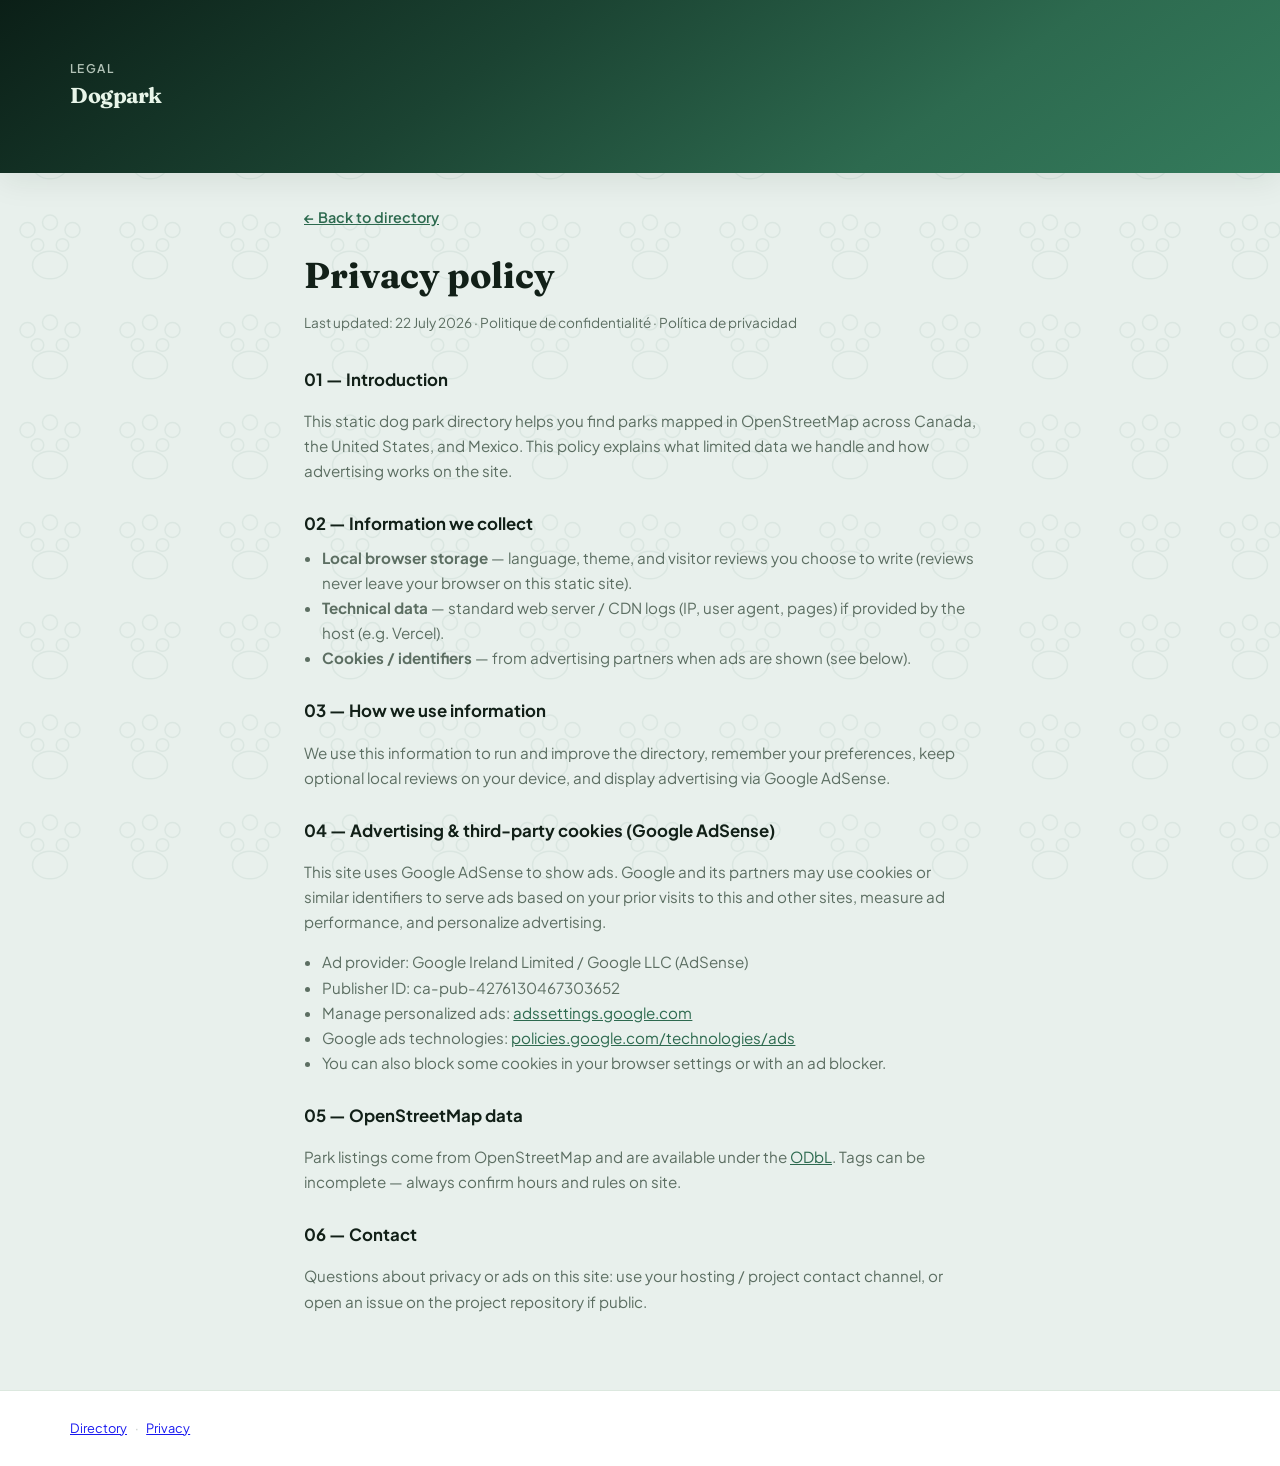
<file: site/privacy.html>
<!DOCTYPE html>
<html lang="en-CA">
  <head>
    <meta charset="utf-8" />
    <meta name="viewport" content="width=device-width, initial-scale=1" />
    <meta name="color-scheme" content="light dark" />
    <meta name="theme-color" content="#1b4332" />
    <meta name="google-adsense-account" content="ca-pub-4276130467303652" />
    <script
      async
      src="https://pagead2.googlesyndication.com/pagead/js/adsbygoogle.js?client=ca-pub-4276130467303652"
      crossorigin="anonymous"
    ></script>
    <title>Privacy policy — Dog parks in North America</title>
    <meta
      name="description"
      content="Privacy policy and advertising disclosure for the Dogpark OpenStreetMap dog park directory."
    />
    <link rel="preconnect" href="https://fonts.googleapis.com" />
    <link rel="preconnect" href="https://fonts.gstatic.com" crossorigin />
    <link
      href="https://fonts.googleapis.com/css2?family=Fraunces:ital,opsz,wght@0,9..144,600;0,9..144,700;1,9..144,600&family=Plus+Jakarta+Sans:wght@400;500;600;700&display=swap"
      rel="stylesheet"
    />
    <link rel="icon" href="icon.svg" type="image/svg+xml" />
    <link rel="stylesheet" href="styles.css" />
    <style>
      .legal-page {
        max-width: 42rem;
        margin: 0 auto;
        padding: 2rem 0 3rem;
      }
      .legal-page h1 {
        font-family: var(--font-display, Fraunces, Georgia, serif);
        font-size: clamp(1.75rem, 4vw, 2.25rem);
        margin: 0 0 0.5rem;
        color: var(--ink);
      }
      .legal-page .legal-meta {
        font-size: 0.85rem;
        color: var(--muted);
        margin: 0 0 2rem;
      }
      .legal-page section {
        margin-bottom: 1.75rem;
      }
      .legal-page h2 {
        font-size: 1.05rem;
        margin: 0 0 0.5rem;
        color: var(--ink);
      }
      .legal-page p,
      .legal-page li {
        font-size: 0.95rem;
        line-height: 1.65;
        color: var(--muted);
      }
      .legal-page ul {
        margin: 0.5rem 0 0;
        padding-left: 1.15rem;
      }
      .legal-page a {
        color: var(--accent-mid, #2d6a4f);
      }
      .legal-back {
        display: inline-block;
        margin-bottom: 1.25rem;
        font-size: 0.9rem;
        font-weight: 600;
      }
    </style>
  </head>
  <body>
    <a class="skip-link" href="#legal-main">Skip to main content</a>
    <header class="site-header">
      <div class="wrap site-header__inner" style="padding-block: 1.25rem">
        <div class="site-header__top">
          <div class="site-header__intro">
            <p class="site-header__eyebrow">Legal</p>
            <h1 style="font-size: 1.35rem; margin: 0">Dogpark</h1>
          </div>
        </div>
      </div>
    </header>

    <main class="wrap legal-page" id="legal-main">
      <a class="legal-back" href="./">← Back to directory</a>
      <h1>Privacy policy</h1>
      <p class="legal-meta">Last updated: 22 July 2026 · Politique de confidentialité · Política de privacidad</p>

      <section>
        <h2>01 — Introduction</h2>
        <p>
          This static dog park directory helps you find parks mapped in OpenStreetMap across Canada, the
          United States, and Mexico. This policy explains what limited data we handle and how advertising
          works on the site.
        </p>
      </section>

      <section>
        <h2>02 — Information we collect</h2>
        <ul>
          <li>
            <strong>Local browser storage</strong> — language, theme, and visitor reviews you choose to
            write (reviews never leave your browser on this static site).
          </li>
          <li>
            <strong>Technical data</strong> — standard web server / CDN logs (IP, user agent, pages) if
            provided by the host (e.g. Vercel).
          </li>
          <li>
            <strong>Cookies / identifiers</strong> — from advertising partners when ads are shown (see
            below).
          </li>
        </ul>
      </section>

      <section>
        <h2>03 — How we use information</h2>
        <p>
          We use this information to run and improve the directory, remember your preferences, keep
          optional local reviews on your device, and display advertising via Google AdSense.
        </p>
      </section>

      <section>
        <h2>04 — Advertising &amp; third-party cookies (Google AdSense)</h2>
        <p>
          This site uses Google AdSense to show ads. Google and its partners may use cookies or similar
          identifiers to serve ads based on your prior visits to this and other sites, measure ad
          performance, and personalize advertising.
        </p>
        <ul>
          <li>Ad provider: Google Ireland Limited / Google LLC (AdSense)</li>
          <li>Publisher ID: ca-pub-4276130467303652</li>
          <li>
            Manage personalized ads:
            <a href="https://adssettings.google.com" rel="noopener noreferrer" target="_blank"
              >adssettings.google.com</a
            >
          </li>
          <li>
            Google ads technologies:
            <a href="https://policies.google.com/technologies/ads" rel="noopener noreferrer" target="_blank"
              >policies.google.com/technologies/ads</a
            >
          </li>
          <li>You can also block some cookies in your browser settings or with an ad blocker.</li>
        </ul>
      </section>

      <section>
        <h2>05 — OpenStreetMap data</h2>
        <p>
          Park listings come from OpenStreetMap and are available under the
          <a href="https://www.openstreetmap.org/copyright" rel="noopener noreferrer" target="_blank"
            >ODbL</a
          >. Tags can be incomplete — always confirm hours and rules on site.
        </p>
      </section>

      <section>
        <h2>06 — Contact</h2>
        <p>
          Questions about privacy or ads on this site: use your hosting / project contact channel, or
          open an issue on the project repository if public.
        </p>
      </section>
    </main>

    <footer class="site-footer">
      <div class="wrap site-footer__inner">
        <p class="site-footer__disclaimer">
          <a href="./">Directory</a>
          <span class="site-footer__sep">·</span>
          <a href="privacy.html">Privacy</a>
        </p>
      </div>
    </footer>
  </body>
</html>
</file>
<file: site/styles.css>
:root {
  --bg: #e8f0ec;
  --bg-warm: #f4f7f5;
  --surface: #ffffff;
  --surface-elevated: #fafdfb;
  --ink: #122018;
  --ink-soft: #3d5246;
  --muted: #5c6e62;
  --border: #c5d4c8;
  --border-soft: #dce8df;
  --accent: #1b4332;
  --accent-mid: #2d6a4f;
  --accent-bright: #40916c;
  --accent-glow: #74c69d;
  --warm: #bc6c25;
  --warm-soft: #ddb892;
  --radius: 14px;
  --radius-sm: 10px;
  --shadow: 0 1px 3px rgba(18, 32, 24, 0.06);
  --shadow-md: 0 8px 30px rgba(18, 32, 24, 0.08);
  --shadow-lg: 0 20px 50px rgba(18, 32, 24, 0.12);
  --font: "Plus Jakarta Sans", system-ui, -apple-system, sans-serif;
  --font-display: "Fraunces", Georgia, "Times New Roman", serif;
  --map-marker-stroke: #1b4332;
  --map-marker-fill: #52b788;
  font-family: var(--font);
  line-height: 1.55;
  color: var(--ink);
  background: var(--bg);
  color-scheme: light;
  -webkit-font-smoothing: antialiased;
}

[data-theme="dark"] {
  color-scheme: dark;
  --bg: #0f1612;
  --bg-warm: #141c17;
  --surface: #1a2420;
  --surface-elevated: #1e2a24;
  --ink: #e8f0ec;
  --ink-soft: #b8cfc4;
  --muted: #8aa89a;
  --border: #2d3d35;
  --border-soft: #243029;
  --accent: #95e1b6;
  --accent-mid: #74c69d;
  --accent-bright: #52b788;
  --accent-glow: #b7f0cb;
  --warm: #e9a067;
  --warm-soft: #d4a574;
  --shadow: 0 1px 3px rgba(0, 0, 0, 0.35);
  --shadow-md: 0 8px 30px rgba(0, 0, 0, 0.45);
  --shadow-lg: 0 20px 50px rgba(0, 0, 0, 0.5);
  --map-marker-stroke: #d8f5e4;
  --map-marker-fill: #40916c;
}

*,
*::before,
*::after {
  box-sizing: border-box;
}

body {
  margin: 0;
  min-height: 100vh;
  display: flex;
  flex-direction: column;
  position: relative;
}

.visually-hidden {
  position: absolute;
  width: 1px;
  height: 1px;
  padding: 0;
  margin: -1px;
  overflow: hidden;
  clip: rect(0, 0, 0, 0);
  white-space: nowrap;
  border: 0;
}

.skip-link {
  position: absolute;
  top: 0.5rem;
  left: 0.5rem;
  z-index: 100;
  padding: 0.6rem 1rem;
  background: var(--surface-elevated);
  color: var(--accent);
  font-weight: 600;
  font-size: 0.9rem;
  border-radius: var(--radius-sm);
  border: 2px solid var(--accent-bright);
  text-decoration: none;
  transform: translateY(-120%);
  transition: transform 0.15s ease;
}

.skip-link:focus {
  transform: translateY(0);
  outline: none;
}

/* Subtle paw texture (single SVG tile, very light) */
body::before {
  content: "";
  position: fixed;
  inset: 0;
  pointer-events: none;
  z-index: -1;
  opacity: 0.14;
  background-image: url("data:image/svg+xml,%3Csvg xmlns='http://www.w3.org/2000/svg' viewBox='0 0 80 80' width='80' height='80'%3E%3Cg fill='none' stroke='%232d6a4f' stroke-width='1.2' opacity='0.5'%3E%3Cellipse cx='40' cy='52' rx='14' ry='11'/%3E%3Ccircle cx='22' cy='24' r='6'/%3E%3Ccircle cx='40' cy='18' r='6'/%3E%3Ccircle cx='58' cy='24' r='6'/%3E%3Ccircle cx='30' cy='36' r='5'/%3E%3Ccircle cx='50' cy='36' r='5'/%3E%3C/g%3E%3C/svg%3E");
  background-size: 100px 100px;
}

[data-theme="dark"] body::before {
  opacity: 0.09;
  background-image: url("data:image/svg+xml,%3Csvg xmlns='http://www.w3.org/2000/svg' viewBox='0 0 80 80' width='80' height='80'%3E%3Cg fill='none' stroke='%2395e1b6' stroke-width='1.2' opacity='0.35'%3E%3Cellipse cx='40' cy='52' rx='14' ry='11'/%3E%3Ccircle cx='22' cy='24' r='6'/%3E%3Ccircle cx='40' cy='18' r='6'/%3E%3Ccircle cx='58' cy='24' r='6'/%3E%3Ccircle cx='30' cy='36' r='5'/%3E%3Ccircle cx='50' cy='36' r='5'/%3E%3C/g%3E%3C/svg%3E");
}

.wrap {
  width: min(1180px, 94vw);
  margin-inline: auto;
  padding-inline: 1.25rem;
}

/* —— Header —— */
.site-header {
  position: relative;
  color: #e8f5e9;
  padding: 2.5rem 0 2.75rem;
  overflow: hidden;
  background: linear-gradient(145deg, #0b1f17 0%, #1b4332 38%, #2d6a4f 72%, #347b5c 100%);
  box-shadow: var(--shadow-md);
}

.site-header__glow {
  position: absolute;
  inset: -40% 50% 20% -20%;
  background: radial-gradient(ellipse, rgba(116, 198, 157, 0.35) 0%, transparent 65%);
  pointer-events: none;
}

.site-header__inner {
  position: relative;
  z-index: 2;
  padding-top: 0.15rem;
}

[data-theme="dark"] .site-header {
  background: linear-gradient(145deg, #050a08 0%, #0f1f18 40%, #1a3d2e 78%, #245a44 100%);
}

.site-header__prefs {
  position: absolute;
  top: 0;
  right: 0;
  z-index: 4;
  display: flex;
  flex-wrap: wrap;
  justify-content: flex-end;
  align-items: center;
  gap: 0.55rem 0.75rem;
  max-width: min(100% - 1rem, 26rem);
}

.pref-group {
  display: inline-flex;
  align-items: center;
  gap: 0.15rem;
  padding: 0.18rem;
  border-radius: var(--radius-sm);
  background: rgba(0, 0, 0, 0.14);
  border: 1px solid rgba(255, 255, 255, 0.22);
}

.pref-btn {
  margin: 0;
  padding: 0.32rem 0.5rem;
  font: inherit;
  font-size: 0.72rem;
  font-weight: 700;
  letter-spacing: 0.04em;
  line-height: 1.2;
  border: none;
  border-radius: 6px;
  background: transparent;
  color: rgba(255, 255, 255, 0.88);
  cursor: pointer;
  transition: background 0.12s ease, color 0.12s ease;
}

.pref-btn:hover {
  color: #fff;
  background: rgba(255, 255, 255, 0.12);
}

.pref-btn:focus-visible {
  outline: 2px solid var(--accent-glow);
  outline-offset: 2px;
}

.pref-btn--active {
  background: rgba(255, 255, 255, 0.22);
  color: #fff;
}

.pref-group--theme .pref-btn {
  font-weight: 600;
  font-size: 0.7rem;
  letter-spacing: 0.02em;
}

/* —— Dog-themed decorations (inline SVG, no external assets) —— */
.dog-decor-layer {
  pointer-events: none;
}

.dog-decor-layer--header {
  position: absolute;
  inset: 0;
  z-index: 1;
  overflow: hidden;
}

.dog-decor-layer--header .dog-decor {
  position: absolute;
  color: rgba(255, 252, 240, 0.42);
}

.dog-decor-layer--header .dog-decor svg {
  display: block;
  filter: drop-shadow(0 2px 8px rgba(0, 0, 0, 0.12));
}

.dog-decor--bowl {
  right: 4%;
  top: 8%;
  transform: rotate(-10deg);
  opacity: 0.95;
}

.dog-decor--bone {
  right: 14%;
  bottom: 10%;
  transform: rotate(22deg);
  opacity: 0.88;
}

.dog-decor--ball {
  left: 62%;
  top: 6%;
  transform: rotate(-18deg);
  opacity: 0.85;
}

@media (min-width: 900px) {
  .dog-decor--ball {
    left: 58%;
  }
}

.dog-decor--chew {
  left: 48%;
  bottom: 8%;
  transform: rotate(-6deg);
  opacity: 0.75;
}

.dog-decor--paw {
  right: -0.25rem;
  bottom: -0.25rem;
  transform: rotate(12deg);
  opacity: 0.55;
  color: rgba(255, 252, 240, 0.35);
}

.dog-decor--paw svg {
  opacity: 0.85;
}

.dog-decor-layer--main {
  position: absolute;
  inset: -1rem -1.5rem;
  z-index: 0;
  overflow: visible;
}

.dog-decor-layer--main .dog-decor--muted {
  position: absolute;
  color: var(--accent-mid);
  opacity: 0.11;
}

.dog-decor-layer--main .dog-decor--bone {
  left: -0.5rem;
  top: 18%;
  transform: rotate(-14deg);
}

.dog-decor-layer--main .dog-decor--ball {
  right: 0.5rem;
  top: 35%;
  left: auto;
  transform: rotate(20deg);
}

.dog-decor-layer--main .dog-decor--bowl-sm {
  right: 3%;
  bottom: 12%;
  transform: rotate(8deg);
}

.main > .controls,
.main > .split {
  position: relative;
  z-index: 1;
}

@media (max-width: 720px) {
  .dog-decor--chew,
  .dog-decor--ball {
    display: none;
  }

  .dog-decor-layer--main .dog-decor--ball {
    display: none;
  }

  body::before {
    opacity: 0.09;
    background-size: 72px 72px;
  }
}

@media (prefers-reduced-motion: reduce) {
  .dog-decor-layer--header .dog-decor,
  .dog-decor-layer--main .dog-decor,
  .dog-decor-layer--footer .dog-decor {
    transform: none;
  }
}

.site-header__top {
  display: flex;
  gap: 1.25rem;
  align-items: flex-start;
  padding-right: min(13rem, 32vw);
}

@media (max-width: 640px) {
  .site-header__top {
    padding-right: 0;
    padding-top: 3.25rem;
  }

  .site-header__prefs {
    left: 0;
    right: 0;
    max-width: none;
    justify-content: flex-start;
  }
}

.site-header__icon {
  flex-shrink: 0;
  width: 3.25rem;
  height: 3.25rem;
  display: grid;
  place-items: center;
  border-radius: var(--radius-sm);
  background: rgba(255, 255, 255, 0.12);
  border: 1px solid rgba(255, 255, 255, 0.18);
  color: var(--accent-glow);
}

.site-header__intro {
  min-width: 0;
}

.site-header__eyebrow {
  margin: 0 0 0.35rem;
  font-size: 0.75rem;
  font-weight: 600;
  letter-spacing: 0.12em;
  text-transform: uppercase;
  color: rgba(232, 245, 233, 0.75);
}

.site-header h1 {
  margin: 0 0 0.65rem;
  font-family: var(--font-display);
  font-size: clamp(1.85rem, 4.5vw, 2.5rem);
  font-weight: 700;
  font-optical-sizing: auto;
  letter-spacing: -0.02em;
  line-height: 1.15;
}

.lede {
  margin: 0;
  max-width: 36rem;
  font-size: 1.02rem;
  line-height: 1.6;
  color: rgba(232, 245, 233, 0.88);
}

.site-header a {
  color: #fde68a;
  font-weight: 500;
  text-decoration-thickness: 1px;
  text-underline-offset: 3px;
}

.site-header a:hover {
  color: #fff;
}

/* —— Main —— */
.main {
  position: relative;
  z-index: 0;
  flex: 1;
  padding-block: 2rem 3rem;
}

.controls {
  display: flex;
  flex-direction: column;
  gap: 1rem;
  margin-bottom: 1.5rem;
}

.controls__row--primary {
  display: grid;
  gap: 1rem 1.25rem;
  grid-template-columns: 1fr;
  align-items: end;
}

@media (min-width: 700px) {
  .controls__row--primary {
    grid-template-columns: minmax(220px, 1.2fr) minmax(120px, 0.75fr) minmax(160px, 1fr) minmax(130px, 0.85fr);
  }
}

.controls__row--tags {
  display: flex;
  flex-wrap: wrap;
  align-items: flex-end;
  justify-content: space-between;
  gap: 1rem;
}

.tag-filters {
  border: 1px solid var(--border-soft);
  border-radius: var(--radius-sm);
  padding: 0.75rem 1rem 0.5rem;
  margin: 0;
  background: var(--surface-elevated);
  flex: 1;
  min-width: min(100%, 320px);
}

.tag-filters__legend {
  font-size: 0.72rem;
  font-weight: 700;
  text-transform: uppercase;
  letter-spacing: 0.08em;
  color: var(--muted);
  padding: 0 0.25rem;
  margin-bottom: 0.35rem;
}

.check {
  display: inline-flex;
  align-items: flex-start;
  gap: 0.4rem;
  margin-right: 0.75rem;
  margin-bottom: 0.4rem;
  font-size: 0.8rem;
  line-height: 1.35;
  cursor: pointer;
  user-select: none;
  vertical-align: top;
}

.check code {
  font-size: 0.72em;
  opacity: 0.95;
}

.check input {
  accent-color: var(--accent-bright);
  margin-top: 0.2rem;
  flex-shrink: 0;
}

.controls__actions {
  display: flex;
  flex-wrap: wrap;
  gap: 0.5rem;
  align-items: center;
}

.btn {
  display: inline-flex;
  align-items: center;
  justify-content: center;
  padding: 0.55rem 0.95rem;
  font: inherit;
  font-size: 0.85rem;
  font-weight: 600;
  border-radius: var(--radius-sm);
  cursor: pointer;
  border: 1px solid var(--border);
  background: var(--surface);
  color: var(--ink);
  transition: background 0.12s ease, border-color 0.12s ease;
}

.btn--secondary {
  background: var(--surface-elevated);
  border-color: var(--border-soft);
  color: var(--accent);
}

.btn--secondary:hover {
  border-color: var(--accent-bright);
  background: var(--surface);
}

.btn--text {
  padding: 0.35rem 0.5rem;
  border: none;
  background: transparent;
  color: var(--accent-mid);
  text-decoration: underline;
  text-underline-offset: 2px;
  font-size: inherit;
}

.btn--text:hover {
  color: var(--accent-bright);
}

.data-hint {
  margin: 0;
  font-size: 0.8rem;
  line-height: 1.45;
  color: var(--muted);
  max-width: 62ch;
}

.field .label {
  display: block;
  font-size: 0.72rem;
  font-weight: 700;
  text-transform: uppercase;
  letter-spacing: 0.08em;
  color: var(--muted);
  margin-bottom: 0.45rem;
}

.field__input-wrap {
  display: flex;
  align-items: center;
  gap: 0.5rem;
  padding: 0.05rem 0.85rem 0.05rem 0.65rem;
  border: 1px solid var(--border);
  border-radius: var(--radius-sm);
  background: var(--surface);
  box-shadow: var(--shadow);
  transition: border-color 0.15s ease, box-shadow 0.15s ease;
}

.field__input-wrap:focus-within {
  border-color: var(--accent-bright);
  box-shadow: 0 0 0 3px rgba(64, 145, 108, 0.2);
}

.field__icon {
  display: flex;
  color: var(--muted);
  opacity: 0.85;
}

.field--search input {
  border: none;
  box-shadow: none;
  padding-left: 0;
}

.field input,
.field select {
  width: 100%;
  padding: 0.7rem 0.85rem;
  border: 1px solid var(--border);
  border-radius: var(--radius-sm);
  background: var(--surface);
  font: inherit;
  color: inherit;
  box-shadow: var(--shadow);
  transition: border-color 0.15s ease, box-shadow 0.15s ease;
}

.field--search input {
  background: transparent;
}

.field select:focus {
  outline: none;
  border-color: var(--accent-bright);
  box-shadow: 0 0 0 3px rgba(64, 145, 108, 0.2);
}

.field input:focus {
  outline: none;
}

.meta {
  margin: 0;
  padding: 0.65rem 1rem;
  font-size: 0.875rem;
  color: var(--ink-soft);
  background: var(--surface-elevated);
  border: 1px solid var(--border-soft);
  border-radius: var(--radius-sm);
}

/* —— Split layout —— */
.split {
  display: grid;
  gap: 1.25rem;
}

@media (min-width: 920px) {
  .split {
    grid-template-columns: minmax(300px, 1fr) minmax(0, 1.25fr);
    align-items: stretch;
    min-height: min(72vh, 680px);
  }
}

.panel {
  background: var(--surface);
  border-radius: var(--radius);
  border: 1px solid var(--border-soft);
  box-shadow: var(--shadow-md);
  overflow: hidden;
  display: flex;
  flex-direction: column;
}

.panel-head {
  flex-shrink: 0;
  padding: 1rem 1.25rem 1.05rem;
  background: linear-gradient(180deg, var(--surface-elevated) 0%, var(--surface) 100%);
  border-bottom: 1px solid var(--border-soft);
}

.panel-head--map {
  background: linear-gradient(180deg, #f0f7f2 0%, var(--surface) 100%);
}

[data-theme="dark"] .panel-head--map {
  background: linear-gradient(180deg, #1e2a24 0%, var(--surface) 100%);
}

.panel-title {
  margin: 0;
  font-family: var(--font-display);
  font-size: 1.15rem;
  font-weight: 700;
  color: var(--accent);
  letter-spacing: -0.01em;
}

.panel-desc {
  margin: 0.2rem 0 0;
  font-size: 0.8rem;
  color: var(--muted);
}

.list-scroll {
  flex: 1;
  min-height: 200px;
  max-height: min(68vh, 620px);
  overflow: auto;
  scrollbar-gutter: stable;
}

.list-scroll:focus {
  outline: none;
}

.list-scroll:focus-visible {
  box-shadow: inset 0 0 0 2px var(--accent-bright);
}

@media (min-width: 920px) {
  .list-scroll {
    max-height: none;
  }
}

.park-list {
  list-style: none;
  margin: 0;
  padding: 0.35rem 0;
}

.park-item {
  border-bottom: 1px solid var(--border-soft);
}

.park-item:last-child {
  border-bottom: none;
}

.park-item__main {
  width: 100%;
  text-align: left;
  padding: 1rem 1.2rem;
  border: none;
  background: transparent;
  font: inherit;
  cursor: pointer;
  color: inherit;
  transition: background 0.12s ease;
  position: relative;
}

.park-item__main::before {
  content: "";
  position: absolute;
  left: 0;
  top: 0.65rem;
  bottom: 0.65rem;
  width: 3px;
  border-radius: 3px;
  background: var(--accent-bright);
  opacity: 0;
  transition: opacity 0.12s ease;
}

.park-item__main:hover,
.park-item__main:focus-visible {
  background: rgba(64, 145, 108, 0.07);
}

[data-theme="dark"] .park-item__main:hover,
[data-theme="dark"] .park-item__main:focus-visible {
  background: rgba(149, 225, 182, 0.09);
}

.park-item__main:focus-visible {
  outline: 2px solid var(--accent-bright);
  outline-offset: -2px;
}

.park-item__main:hover::before,
.park-item__main:focus-visible::before {
  opacity: 0.35;
}

.park-item__main strong {
  display: block;
  font-size: 0.98rem;
  font-weight: 600;
  margin-bottom: 0.25rem;
  color: var(--ink);
  letter-spacing: -0.01em;
}

.park-item__main .sub {
  font-size: 0.82rem;
  color: var(--muted);
  line-height: 1.4;
}

.park-item__main.active {
  background: linear-gradient(90deg, rgba(64, 145, 108, 0.14) 0%, rgba(64, 145, 108, 0.04) 100%);
}

.park-item__main.active::before {
  opacity: 1;
}

.park-website {
  padding: 0 1.2rem 0.85rem 1.2rem;
  margin-top: -0.15rem;
}

.park-website a {
  display: inline-flex;
  align-items: center;
  gap: 0.35rem;
  font-size: 0.8rem;
  font-weight: 600;
  color: var(--accent-mid);
  text-decoration: none;
  padding: 0.25rem 0.65rem;
  border-radius: 999px;
  background: rgba(45, 106, 79, 0.1);
  border: 1px solid rgba(45, 106, 79, 0.18);
  transition: background 0.12s ease, color 0.12s ease;
}

.park-website a:hover {
  background: rgba(45, 106, 79, 0.18);
  color: var(--accent);
}

.park-maps {
  display: flex;
  flex-wrap: wrap;
  align-items: center;
  gap: 0.35rem 0.5rem;
  padding: 0 1.2rem 0.95rem;
  margin-top: -0.05rem;
  font-size: 0.78rem;
}

.park-maps a {
  font-weight: 600;
  color: var(--accent-mid);
  text-decoration: none;
  border-bottom: 1px solid rgba(45, 106, 79, 0.35);
  padding-bottom: 1px;
  transition: color 0.12s ease, border-color 0.12s ease;
}

.park-maps a:hover {
  color: var(--accent);
  border-bottom-color: var(--accent-bright);
}

.park-maps__sep {
  color: var(--border);
  font-weight: 500;
  user-select: none;
}

.park-review-line {
  display: flex;
  flex-wrap: wrap;
  align-items: center;
  justify-content: space-between;
  gap: 0.5rem 0.75rem;
  padding: 0.35rem 1.2rem 0.75rem;
  background: rgba(64, 145, 108, 0.04);
  border-top: 1px solid var(--border-soft);
}

.park-review-line__summary {
  font-size: 0.78rem;
  color: var(--ink-soft);
}

.park-review-line__summary--empty {
  color: var(--muted);
  font-style: italic;
}

.park-review-line__btn {
  font: inherit;
  font-size: 0.78rem;
  font-weight: 600;
  padding: 0.35rem 0.75rem;
  border-radius: 999px;
  border: 1px solid rgba(45, 106, 79, 0.35);
  background: var(--surface);
  color: var(--accent-mid);
  cursor: pointer;
  transition: background 0.12s ease, border-color 0.12s ease;
}

.park-review-line__btn:hover {
  background: rgba(45, 106, 79, 0.1);
  border-color: var(--accent-bright);
}

/* —— Map —— */
.map-shell {
  flex: 1;
  min-height: 280px;
  position: relative;
}

@media (min-width: 920px) {
  .map-shell {
    min-height: 400px;
  }
}

#map {
  position: absolute;
  inset: 0;
  height: 100%;
  z-index: 0;
}

[data-theme="dark"] .leaflet-container {
  background: #1e1e1e;
}

[data-theme="dark"] .leaflet-control-attribution {
  background: rgba(26, 36, 32, 0.92);
  color: var(--muted);
}

[data-theme="dark"] .leaflet-control-attribution a {
  color: var(--accent-bright);
}

/* Leaflet popups (className set in app.js) */
.leaflet-popup.park-popup .leaflet-popup-content-wrapper {
  border-radius: var(--radius-sm);
  box-shadow: var(--shadow-lg);
  border: 1px solid var(--border-soft);
  padding: 0;
  background: var(--surface);
}

.leaflet-popup.park-popup .leaflet-popup-content {
  margin: 0.85rem 1rem;
  font-family: var(--font);
  font-size: 0.9rem;
  line-height: 1.5;
  color: var(--ink);
  min-width: 140px;
}

.leaflet-popup.park-popup .leaflet-popup-content strong {
  font-size: 0.95rem;
  display: block;
  margin-bottom: 0.35rem;
  color: var(--accent);
}

.leaflet-popup.park-popup .leaflet-popup-content a {
  font-weight: 600;
  color: var(--accent-mid);
}

.leaflet-popup.park-popup .park-popup__map {
  display: block;
  width: 100%;
  max-width: 280px;
  height: auto;
  margin: 0.5rem 0 0.35rem;
  border-radius: var(--radius-sm);
  border: 1px solid var(--border-soft);
  object-fit: cover;
  background: var(--bg-warm);
}

.leaflet-popup.park-popup .park-popup__place {
  font-size: 0.88rem;
  color: var(--muted);
  margin: 0.15rem 0 0.35rem;
  line-height: 1.45;
}

.leaflet-popup.park-popup .park-popup__web {
  display: inline-block;
  margin-top: 0.15rem;
  font-size: 0.88rem;
}

.leaflet-popup.park-popup .park-popup__maps {
  margin-top: 0.55rem;
  padding-top: 0.45rem;
  border-top: 1px solid var(--border-soft);
  font-size: 0.8rem;
  line-height: 1.6;
}

.leaflet-popup.park-popup .park-popup__dot {
  margin: 0 0.2rem;
  color: var(--border);
}

.leaflet-popup.park-popup .leaflet-popup-tip {
  background: var(--surface);
  box-shadow: 0 2px 6px rgba(18, 32, 24, 0.06);
}

[data-theme="dark"] .leaflet-popup.park-popup .leaflet-popup-tip {
  box-shadow: 0 2px 10px rgba(0, 0, 0, 0.35);
}

.leaflet-popup.park-popup .park-popup__reviews-btn {
  display: block;
  width: 100%;
  margin-top: 0.65rem;
  padding: 0.5rem 0.75rem;
  font: inherit;
  font-size: 0.82rem;
  font-weight: 600;
  color: var(--accent);
  background: rgba(64, 145, 108, 0.12);
  border: 1px solid rgba(45, 106, 79, 0.35);
  border-radius: var(--radius-sm);
  cursor: pointer;
  text-align: center;
  transition: background 0.12s ease;
}

.leaflet-popup.park-popup .park-popup__reviews-btn:hover {
  background: rgba(64, 145, 108, 0.2);
}

[data-theme="dark"] .leaflet-popup.park-popup .park-popup__reviews-btn {
  background: rgba(64, 145, 108, 0.22);
  border-color: rgba(149, 225, 182, 0.38);
}

[data-theme="dark"] .leaflet-popup.park-popup .park-popup__reviews-btn:hover {
  background: rgba(64, 145, 108, 0.36);
}

/* —— Footer —— */
.dog-decor-layer--footer {
  position: absolute;
  inset: 0;
  z-index: 0;
  pointer-events: none;
}

.dog-decor-layer--footer .dog-decor {
  position: absolute;
  color: var(--accent-bright);
  opacity: 0.12;
}

.dog-decor--toy-footer {
  left: 3%;
  bottom: 0.75rem;
  transform: rotate(-8deg);
}

.dog-decor--paw-footer {
  right: 4%;
  top: 0.5rem;
  transform: rotate(-6deg);
  color: var(--accent-mid);
}

/* —— AdSense units —— */
.ad-unit {
  margin: 1.25rem 0 1.5rem;
  padding: 0.5rem 0.75rem 0.75rem;
  border: 1px solid var(--border-soft);
  border-radius: 12px;
  background: var(--surface);
  overflow: hidden;
}

.ad-unit[hidden] {
  display: none !important;
}

.ad-unit__label {
  margin: 0 0 0.35rem;
  text-align: center;
  font-size: 0.65rem;
  font-weight: 600;
  letter-spacing: 0.14em;
  text-transform: uppercase;
  color: var(--muted);
  opacity: 0.75;
}

.ad-unit__slot {
  min-height: 90px;
  width: 100%;
}

.ad-unit--footer {
  margin-top: 1.75rem;
  margin-bottom: 0.5rem;
}

.site-footer__legal {
  margin: 0;
  width: 100%;
  font-size: 0.8rem;
  color: var(--muted);
}

.site-footer__legal a {
  color: var(--accent-mid, #2d6a4f);
  font-weight: 600;
  text-decoration: none;
}

.site-footer__legal a:hover {
  text-decoration: underline;
}

.site-footer {
  margin-top: auto;
  padding: 1.75rem 0;
  background: var(--surface);
  border-top: 1px solid var(--border-soft);
  position: relative;
  overflow: hidden;
}

.site-footer__inner {
  position: relative;
  z-index: 1;
  display: flex;
  flex-direction: column;
  gap: 0.5rem;
}

@media (min-width: 640px) {
  .site-footer__inner {
    flex-direction: row;
    flex-wrap: wrap;
    align-items: baseline;
    justify-content: space-between;
    gap: 1rem;
  }
}

.site-footer__note {
  margin: 0;
  font-size: 0.82rem;
  color: var(--muted);
  line-height: 1.5;
}

.site-footer__sep {
  margin: 0 0.35rem;
  opacity: 0.45;
}

.site-footer__disclaimer {
  margin: 0;
  font-size: 0.8rem;
  color: var(--muted);
  opacity: 0.9;
}

.site-footer code {
  font-size: 0.84em;
  font-family: ui-monospace, "Cascadia Code", "Segoe UI Mono", monospace;
  background: var(--bg-warm);
  padding: 0.12rem 0.4rem;
  border-radius: 6px;
  border: 1px solid var(--border-soft);
  color: var(--ink-soft);
}

/* —— Reviews dialog (static site: localStorage only) —— */
.reviews-dialog {
  padding: 0;
  border: none;
  background: transparent;
  max-width: calc(100vw - 2rem);
  width: min(440px, 100%);
}

.reviews-dialog::backdrop {
  background: rgba(18, 32, 24, 0.45);
  backdrop-filter: blur(3px);
}

.reviews-dialog__card {
  position: relative;
  background: var(--surface);
  border-radius: var(--radius);
  border: 1px solid var(--border-soft);
  box-shadow: var(--shadow-lg);
  padding: 1.35rem 1.35rem 1.5rem;
}

.reviews-dialog__close {
  position: absolute;
  top: 0.65rem;
  right: 0.65rem;
  width: 2.25rem;
  height: 2.25rem;
  border: none;
  border-radius: var(--radius-sm);
  background: var(--bg-warm);
  color: var(--muted);
  font-size: 1.35rem;
  line-height: 1;
  cursor: pointer;
}

.reviews-dialog__close:hover {
  color: var(--ink);
  background: var(--border-soft);
}

.reviews-dialog__title {
  margin: 0 2rem 0.35rem 0;
  font-family: var(--font-display);
  font-size: 1.25rem;
  color: var(--accent);
}

.reviews-dialog__park {
  margin: 0 0 1rem;
  font-size: 0.95rem;
  font-weight: 600;
  color: var(--ink);
}

.reviews-dialog__list {
  max-height: min(220px, 40vh);
  overflow: auto;
  margin-bottom: 1.15rem;
  padding-right: 0.25rem;
}

.reviews-dialog__empty {
  margin: 0;
  font-size: 0.88rem;
  color: var(--muted);
}

.review-card {
  padding: 0.65rem 0;
  border-bottom: 1px solid var(--border-soft);
}

.review-card:last-child {
  border-bottom: none;
}

.review-card__head {
  display: flex;
  flex-wrap: wrap;
  gap: 0.35rem 0.65rem;
  align-items: baseline;
  margin-bottom: 0.35rem;
  font-size: 0.78rem;
}

.review-card__stars {
  color: var(--warm);
  letter-spacing: 0.02em;
}

.review-card__author {
  font-weight: 600;
  color: var(--ink-soft);
}

.review-card__time {
  color: var(--muted);
  margin-left: auto;
}

.review-card__text {
  margin: 0;
  font-size: 0.88rem;
  line-height: 1.45;
  color: var(--ink);
}

.review-card__photo {
  margin: 0.35rem 0 0;
  font-size: 0.82rem;
}

.review-card__photo a {
  font-weight: 600;
  color: var(--accent-mid);
}

.review-card__photo a:hover {
  color: var(--accent-bright);
}

.reviews-form__heading {
  margin: 0 0 0.75rem;
  font-size: 0.8rem;
  font-weight: 700;
  text-transform: uppercase;
  letter-spacing: 0.06em;
  color: var(--muted);
}

.reviews-form__rating {
  margin-bottom: 0.85rem;
}

.reviews-form__rating-label {
  display: block;
  font-size: 0.72rem;
  font-weight: 700;
  text-transform: uppercase;
  letter-spacing: 0.06em;
  color: var(--muted);
  margin-bottom: 0.4rem;
}

.star-input {
  display: flex;
  gap: 0.15rem;
}

.star-input__btn {
  padding: 0.15rem 0.25rem;
  border: none;
  background: none;
  font-size: 1.35rem;
  line-height: 1;
  color: var(--border);
  cursor: pointer;
  transition: color 0.12s ease, transform 0.12s ease;
}

.star-input__btn:hover {
  transform: scale(1.08);
}

.star-input__btn--active {
  color: var(--warm);
}

.reviews-form__field {
  display: block;
  margin-bottom: 0.75rem;
}

.reviews-form__label {
  display: block;
  font-size: 0.78rem;
  font-weight: 600;
  color: var(--muted);
  margin-bottom: 0.35rem;
}

.reviews-form__field input,
.reviews-form__field textarea {
  width: 100%;
  padding: 0.55rem 0.65rem;
  border: 1px solid var(--border);
  border-radius: var(--radius-sm);
  font: inherit;
  background: var(--surface);
}

.reviews-form__field textarea {
  resize: vertical;
  min-height: 5rem;
}

.reviews-form__hint {
  margin: 0 0 0.75rem;
  font-size: 0.75rem;
  color: var(--muted);
  line-height: 1.45;
}

.reviews-form__submit {
  width: 100%;
  padding: 0.65rem 1rem;
  font: inherit;
  font-weight: 600;
  color: #fff;
  background: linear-gradient(135deg, var(--accent-mid), var(--accent-bright));
  border: none;
  border-radius: var(--radius-sm);
  cursor: pointer;
  box-shadow: var(--shadow);
}

.reviews-form__submit:hover {
  filter: brightness(1.05);
}

.reviews-form__error {
  margin: 0.65rem 0 0;
  font-size: 0.82rem;
  color: #b91c1c;
}

/* —— OSM tag chips —— */
.park-chips {
  display: flex;
  flex-wrap: wrap;
  gap: 0.35rem;
  margin: 0.4rem 0 0.25rem;
}

.park-chip {
  display: inline-flex;
  align-items: baseline;
  gap: 0.25rem;
  padding: 0.2rem 0.45rem;
  font-size: 0.72rem;
  line-height: 1.25;
  border-radius: 6px;
  background: var(--bg-warm);
  border: 1px solid var(--border-soft);
  color: var(--ink-soft);
}

.park-chip__k {
  font-weight: 700;
  text-transform: uppercase;
  letter-spacing: 0.04em;
  font-size: 0.65rem;
  color: var(--muted);
}

.park-chip__v {
  word-break: break-word;
}

.park-chip--compact {
  max-width: 100%;
  font-size: 0.68rem;
  border-color: var(--border);
  background: rgba(64, 145, 108, 0.06);
}

[data-theme="dark"] .park-chip--compact {
  background: rgba(149, 225, 182, 0.08);
}

.park-item__chips {
  display: flex;
  flex-wrap: wrap;
  gap: 0.25rem;
  margin-top: 0.35rem;
}

/* —— Leaflet marker clusters (dark) —— */
[data-theme="dark"] .marker-cluster-small {
  background-color: rgba(64, 145, 108, 0.45);
}

[data-theme="dark"] .marker-cluster-small div {
  background-color: rgba(27, 67, 50, 0.95);
  color: #e8f5e9;
}

[data-theme="dark"] .marker-cluster-medium {
  background-color: rgba(45, 106, 79, 0.5);
}

[data-theme="dark"] .marker-cluster-medium div {
  background-color: rgba(15, 40, 30, 0.98);
  color: #e8f5e9;
}

[data-theme="dark"] .marker-cluster-large {
  background-color: rgba(27, 67, 50, 0.55);
}

[data-theme="dark"] .marker-cluster-large div {
  background-color: rgba(10, 28, 22, 0.98);
  color: #e8f5e9;
}

.site-footer__reviews-backup {
  margin: 0.75rem 0 0;
  font-size: 0.85rem;
}

.site-footer__reviews-backup .btn + .btn {
  margin-left: 0.15rem;
}

@media print {
  .skip-link,
  .site-header__prefs,
  .dog-decor-layer,
  .controls__actions,
  .tag-filters,
  .reviews-dialog,
  .park-review-line,
  .park-maps {
    display: none !important;
  }

  body::before {
    opacity: 0.04;
  }

  .controls__row--primary {
    grid-template-columns: 1fr;
  }

  .controls__row--tags {
    display: none;
  }

  .split {
    display: block;
  }

  .map-panel {
    display: none;
  }

  .list-scroll {
    max-height: none;
  }

  .park-item__main {
    break-inside: avoid;
  }

  .main {
    padding-block: 0.5rem 1rem;
  }

  .site-footer {
    font-size: 0.8rem;
  }
}
</file>
